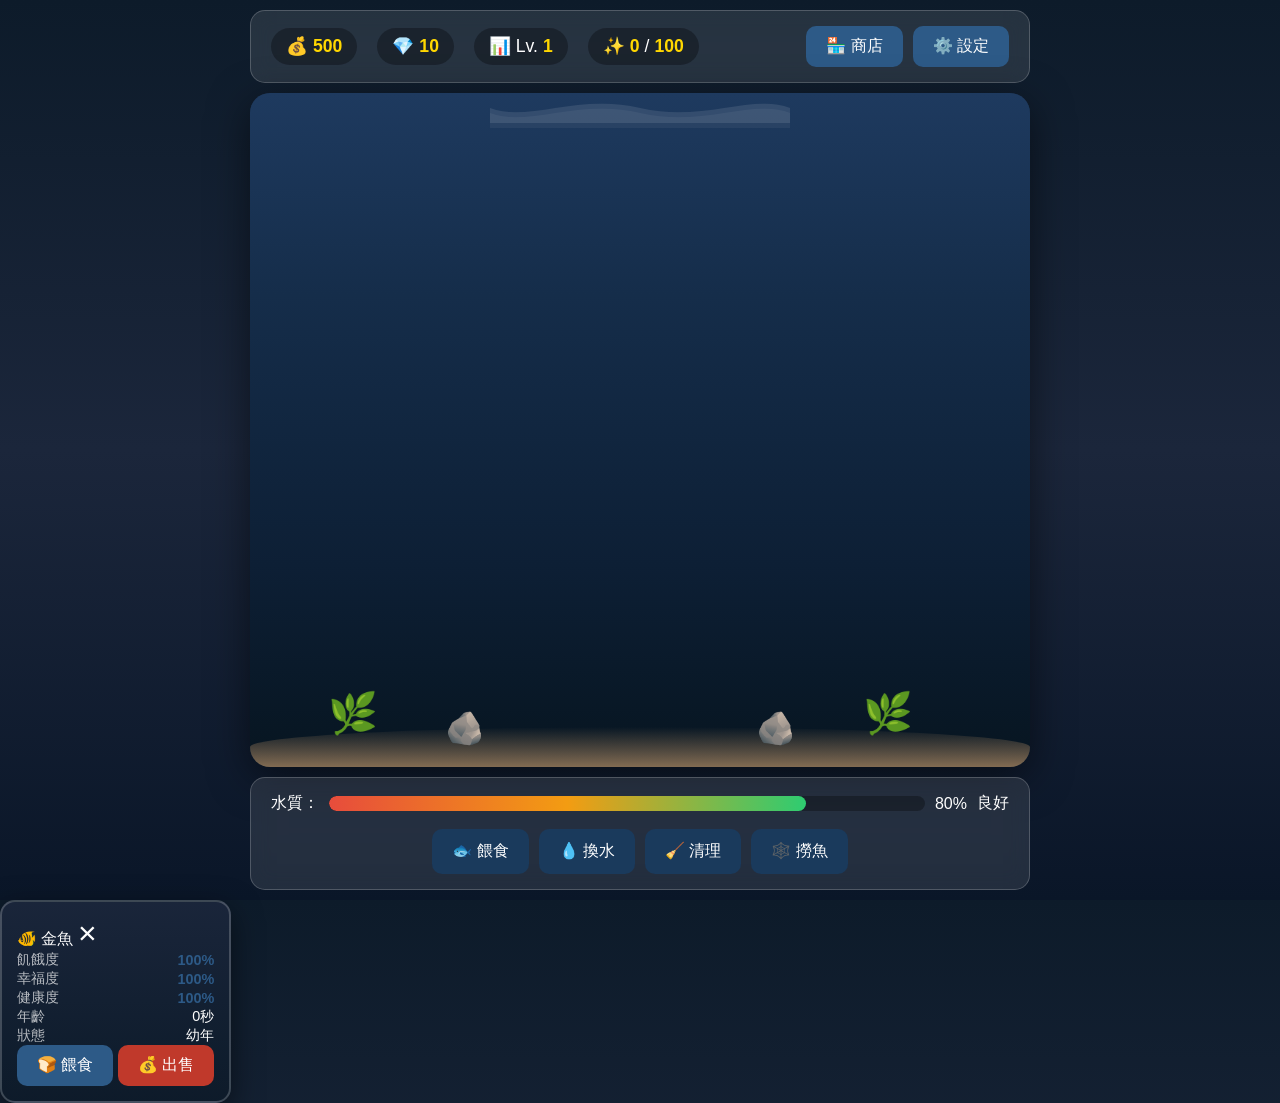
<file: index.html>
<!DOCTYPE html>
<html lang="zh-TW">
<head>
    <meta charset="UTF-8">
    <meta name="viewport" content="width=device-width, initial-scale=1.0">
    <title>AquaLife - 水族缸養魚遊戲</title>
    <link rel="stylesheet" href="css/style.css">
</head>
<body>
    <div class="game-container">
        <!-- 頂部狀態欄 -->
        <header class="status-bar">
            <div class="resources">
                <span class="resource" title="金幣">💰 <span id="coins">500</span></span>
                <span class="resource" title="珍珠">💎 <span id="pearls">10</span></span>
                <span class="resource" title="等級">📊 Lv.<span id="level">1</span></span>
                <span class="resource" title="經驗值">✨ <span id="exp">0</span>/<span id="exp-needed">100</span></span>
            </div>
            <div class="header-buttons">
                <button class="btn" id="shop-btn">🏪 商店</button>
                <button class="btn" id="settings-btn">⚙️ 設定</button>
            </div>
        </header>

        <!-- 水族箱區域 -->
        <main class="aquarium" id="aquarium">
            <div class="water">
                <!-- 水波效果 -->
                <div class="waves"></div>
                <div class="waves waves-2"></div>
                
                <!-- 魚群會在這裡動態生成 -->
                <div class="fish-container" id="fish-container"></div>
                
                <!-- 裝飾品 -->
                <div class="decorations" id="decorations">
                    <div class="decoration sand"></div>
                    <div class="decoration seaweed seaweed-1">🌿</div>
                    <div class="decoration seaweed seaweed-2">🌿</div>
                    <div class="decoration rock rock-1">🪨</div>
                    <div class="decoration rock rock-2">🪨</div>
                </div>
            </div>
        </main>

        <!-- 底部控制欄 -->
        <footer class="control-bar">
            <div class="water-quality">
                <span>水質：</span>
                <div class="quality-bar">
                    <div class="quality-fill" id="water-quality" style="width: 80%"></div>
                </div>
                <span id="water-quality-text">80%</span>
                <span class="quality-status" id="quality-status">良好</span>
            </div>
            <div class="actions">
                <button class="action-btn" id="feed-btn" title="餵食">🐟 餵食</button>
                <button class="action-btn" id="clean-btn" title="換水">💧 換水</button>
                <button class="action-btn" id="clear-btn" title="清理">🧹 清理</button>
                <button class="action-btn" id="sell-btn" title="撈魚">🕸️ 撈魚</button>
            </div>
        </footer>
    </div>

    <!-- 商店Modal -->
    <div class="modal" id="shop-modal">
        <div class="modal-content">
            <div class="modal-header">
                <h2>🏪 商店</h2>
                <button class="close-btn" id="close-shop">&times;</button>
            </div>
            <div class="shop-tabs">
                <button class="tab-btn active" data-tab="fish">🐟 魚類</button>
                <button class="tab-btn" data-tab="food">🍞 飼料</button>
                <button class="tab-btn" data-tab="decor">🎨 裝飾</button>
                <button class="tab-btn" data-tab="tank">🏠 魚缸</button>
            </div>
            <div class="shop-items" id="shop-items">
                <!-- 商品會在這裡動態生成 -->
            </div>
        </div>
    </div>

    <!-- 設定Modal -->
    <div class="modal" id="settings-modal">
        <div class="modal-content">
            <div class="modal-header">
                <h2>⚙️ 設定</h2>
                <button class="close-btn" id="close-settings">&times;</button>
            </div>
            <div class="settings-content">
                <div class="save-slots">
                    <h3>💾 存檔槽</h3>
                    <div class="slots-container">
                        <button class="slot-btn" data-slot="1">
                            <span class="slot-label">存檔 1</span>
                            <span class="slot-info" id="slot-1-info">空</span>
                        </button>
                        <button class="slot-btn" data-slot="2">
                            <span class="slot-label">存檔 2</span>
                            <span class="slot-info" id="slot-2-info">空</span>
                        </button>
                        <button class="slot-btn" data-slot="3">
                            <span class="slot-label">存檔 3</span>
                            <span class="slot-info" id="slot-3-info">空</span>
                        </button>
                    </div>
                </div>
                <div class="settings-buttons">
                    <button class="btn" id="save-game">💾 儲存到當前槽位</button>
                    <button class="btn" id="load-game">📂 從當前槽位載入</button>
                    <button class="btn btn-danger" id="reset-game">🗑️ 重置遊戲</button>
                </div>
                <div class="achievements-section">
                    <h3>🏆 成就</h3>
                    <div class="achievements-list" id="achievements-list">
                        <!-- 成就會在這裡動態生成 -->
                    </div>
                </div>
            </div>
        </div>
    </div>

    <!-- 訊息提示 -->
    <div class="toast" id="toast"></div>

    <!-- 魚類資訊面板 -->
    <div class="fish-info-panel" id="fish-info-panel">
        <div class="fish-info-header">
            <span class="fish-info-emoji" id="fish-info-emoji">🐠</span>
            <span class="fish-info-name" id="fish-info-name">金魚</span>
            <button class="close-btn" id="close-fish-info">&times;</button>
        </div>
        <div class="fish-info-stats">
            <div class="stat-row">
                <span class="stat-label">飢餓度</span>
                <div class="stat-bar">
                    <div class="stat-fill hunger" id="fish-info-hunger" style="width: 100%"></div>
                </div>
                <span class="stat-value" id="fish-info-hunger-val">100%</span>
            </div>
            <div class="stat-row">
                <span class="stat-label">幸福度</span>
                <div class="stat-bar">
                    <div class="stat-fill happiness" id="fish-info-happiness" style="width: 100%"></div>
                </div>
                <span class="stat-value" id="fish-info-happiness-val">100%</span>
            </div>
            <div class="stat-row">
                <span class="stat-label">健康度</span>
                <div class="stat-bar">
                    <div class="stat-fill health" id="fish-info-health" style="width: 100%"></div>
                </div>
                <span class="stat-value" id="fish-info-health-val">100%</span>
            </div>
            <div class="stat-row">
                <span class="stat-label">年齡</span>
                <span class="stat-text" id="fish-info-age">0秒</span>
            </div>
            <div class="stat-row">
                <span class="stat-label">狀態</span>
                <span class="stat-text" id="fish-info-status">幼年</span>
            </div>
        </div>
        <div class="fish-info-actions">
            <button class="btn" id="feed-single-fish">🍞 餵食</button>
            <button class="btn btn-danger" id="sell-single-fish">💰 出售</button>
        </div>
    </div>

    <script src="js/fish.js"></script>
    <script src="js/storage.js"></script>
    <script src="js/shop.js"></script>
    <script src="js/ui.js"></script>
    <script src="js/game.js"></script>
</body>
</html>
</file>
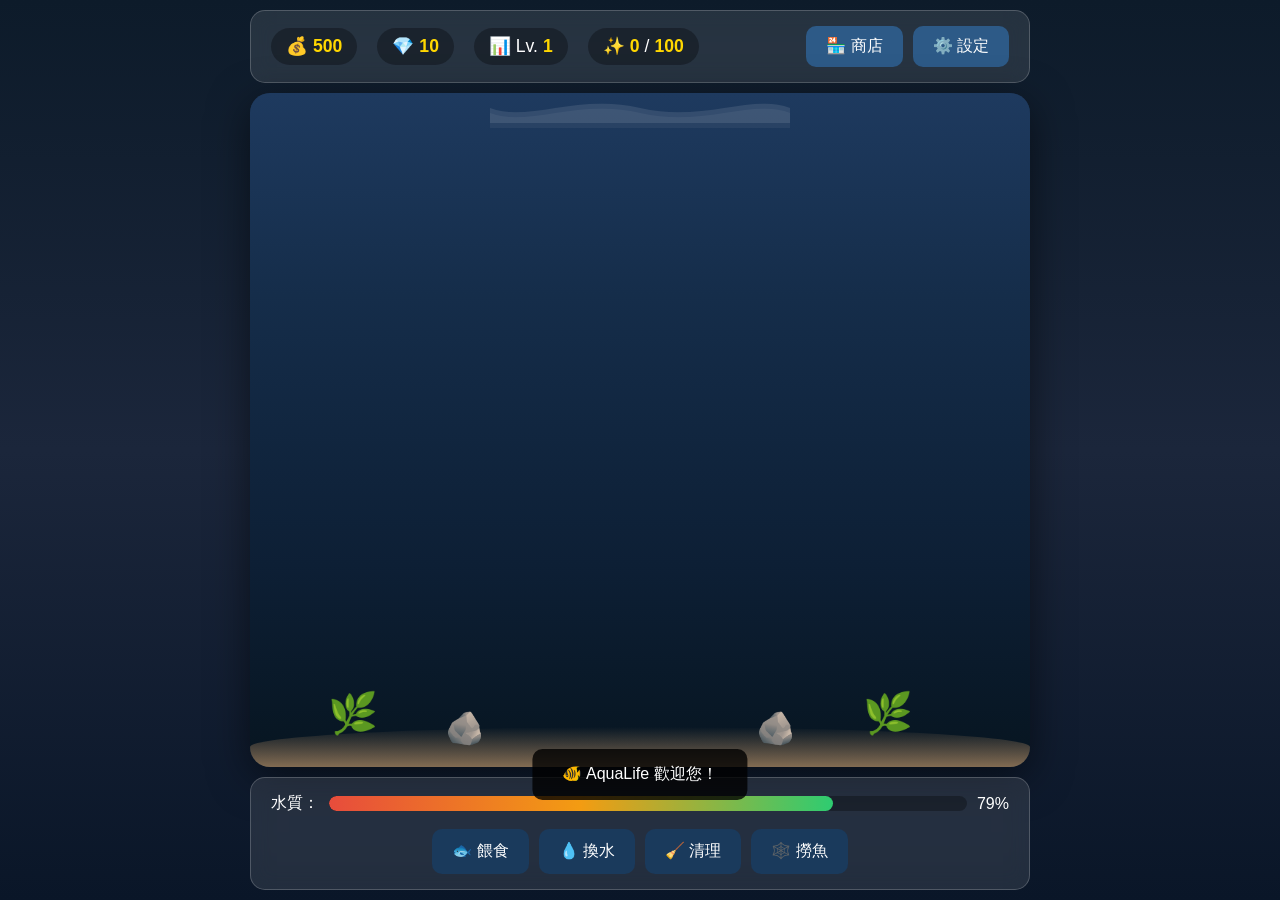
<file: aqualife/index.html>
<!DOCTYPE html>
<html lang="zh-TW">
<head>
    <meta charset="UTF-8">
    <meta name="viewport" content="width=device-width, initial-scale=1.0">
    <title>AquaLife - 水族缸養魚遊戲</title>
    <link rel="stylesheet" href="css/style.css">
</head>
<body>
    <div class="game-container">
        <!-- 頂部狀態欄 -->
        <header class="status-bar">
            <div class="resources">
                <span class="resource" title="金幣">💰 <span id="coins">500</span></span>
                <span class="resource" title="珍珠">💎 <span id="pearls">10</span></span>
                <span class="resource" title="等級">📊 Lv.<span id="level">1</span></span>
                <span class="resource" title="經驗值">✨ <span id="exp">0</span>/<span id="exp-needed">100</span></span>
            </div>
            <div class="header-buttons">
                <button class="btn" id="shop-btn">🏪 商店</button>
                <button class="btn" id="settings-btn">⚙️ 設定</button>
            </div>
        </header>

        <!-- 水族箱區域 -->
        <main class="aquarium" id="aquarium">
            <div class="water">
                <!-- 水波效果 -->
                <div class="waves"></div>
                <div class="waves waves-2"></div>
                
                <!-- 魚群會在這裡動態生成 -->
                <div class="fish-container" id="fish-container"></div>
                
                <!-- 裝飾品 -->
                <div class="decorations" id="decorations">
                    <div class="decoration sand"></div>
                    <div class="decoration seaweed seaweed-1">🌿</div>
                    <div class="decoration seaweed seaweed-2">🌿</div>
                    <div class="decoration rock rock-1">🪨</div>
                    <div class="decoration rock rock-2">🪨</div>
                </div>
            </div>
        </main>

        <!-- 底部控制欄 -->
        <footer class="control-bar">
            <div class="water-quality">
                <span>水質：</span>
                <div class="quality-bar">
                    <div class="quality-fill" id="water-quality" style="width: 80%"></div>
                </div>
                <span id="water-quality-text">80%</span>
            </div>
            <div class="actions">
                <button class="action-btn" id="feed-btn" title="餵食">🐟 餵食</button>
                <button class="action-btn" id="clean-btn" title="換水">💧 換水</button>
                <button class="action-btn" id="clear-btn" title="清理">🧹 清理</button>
                <button class="action-btn" id="sell-btn" title="撈魚">🕸️ 撈魚</button>
            </div>
        </footer>
    </div>

    <!-- 商店Modal -->
    <div class="modal" id="shop-modal">
        <div class="modal-content">
            <div class="modal-header">
                <h2>🏪 商店</h2>
                <button class="close-btn" id="close-shop">&times;</button>
            </div>
            <div class="shop-tabs">
                <button class="tab-btn active" data-tab="fish">🐟 魚類</button>
                <button class="tab-btn" data-tab="food">🍞 飼料</button>
                <button class="tab-btn" data-tab="decor">🎨 裝飾</button>
            </div>
            <div class="shop-items" id="shop-items">
                <!-- 商品會在這裡動態生成 -->
            </div>
        </div>
    </div>

    <!-- 設定Modal -->
    <div class="modal" id="settings-modal">
        <div class="modal-content">
            <div class="modal-header">
                <h2>⚙️ 設定</h2>
                <button class="close-btn" id="close-settings">&times;</button>
            </div>
            <div class="settings-content">
                <button class="btn" id="save-game">💾 儲存遊戲</button>
                <button class="btn" id="load-game">📂 讀取存檔</button>
                <button class="btn btn-danger" id="reset-game">🗑️ 重置遊戲</button>
            </div>
        </div>
    </div>

    <!-- 訊息提示 -->
    <div class="toast" id="toast"></div>

    <script src="js/fish.js"></script>
    <script src="js/storage.js"></script>
    <script src="js/shop.js"></script>
    <script src="js/ui.js"></script>
    <script src="js/game.js"></script>
</body>
</html>
</file>
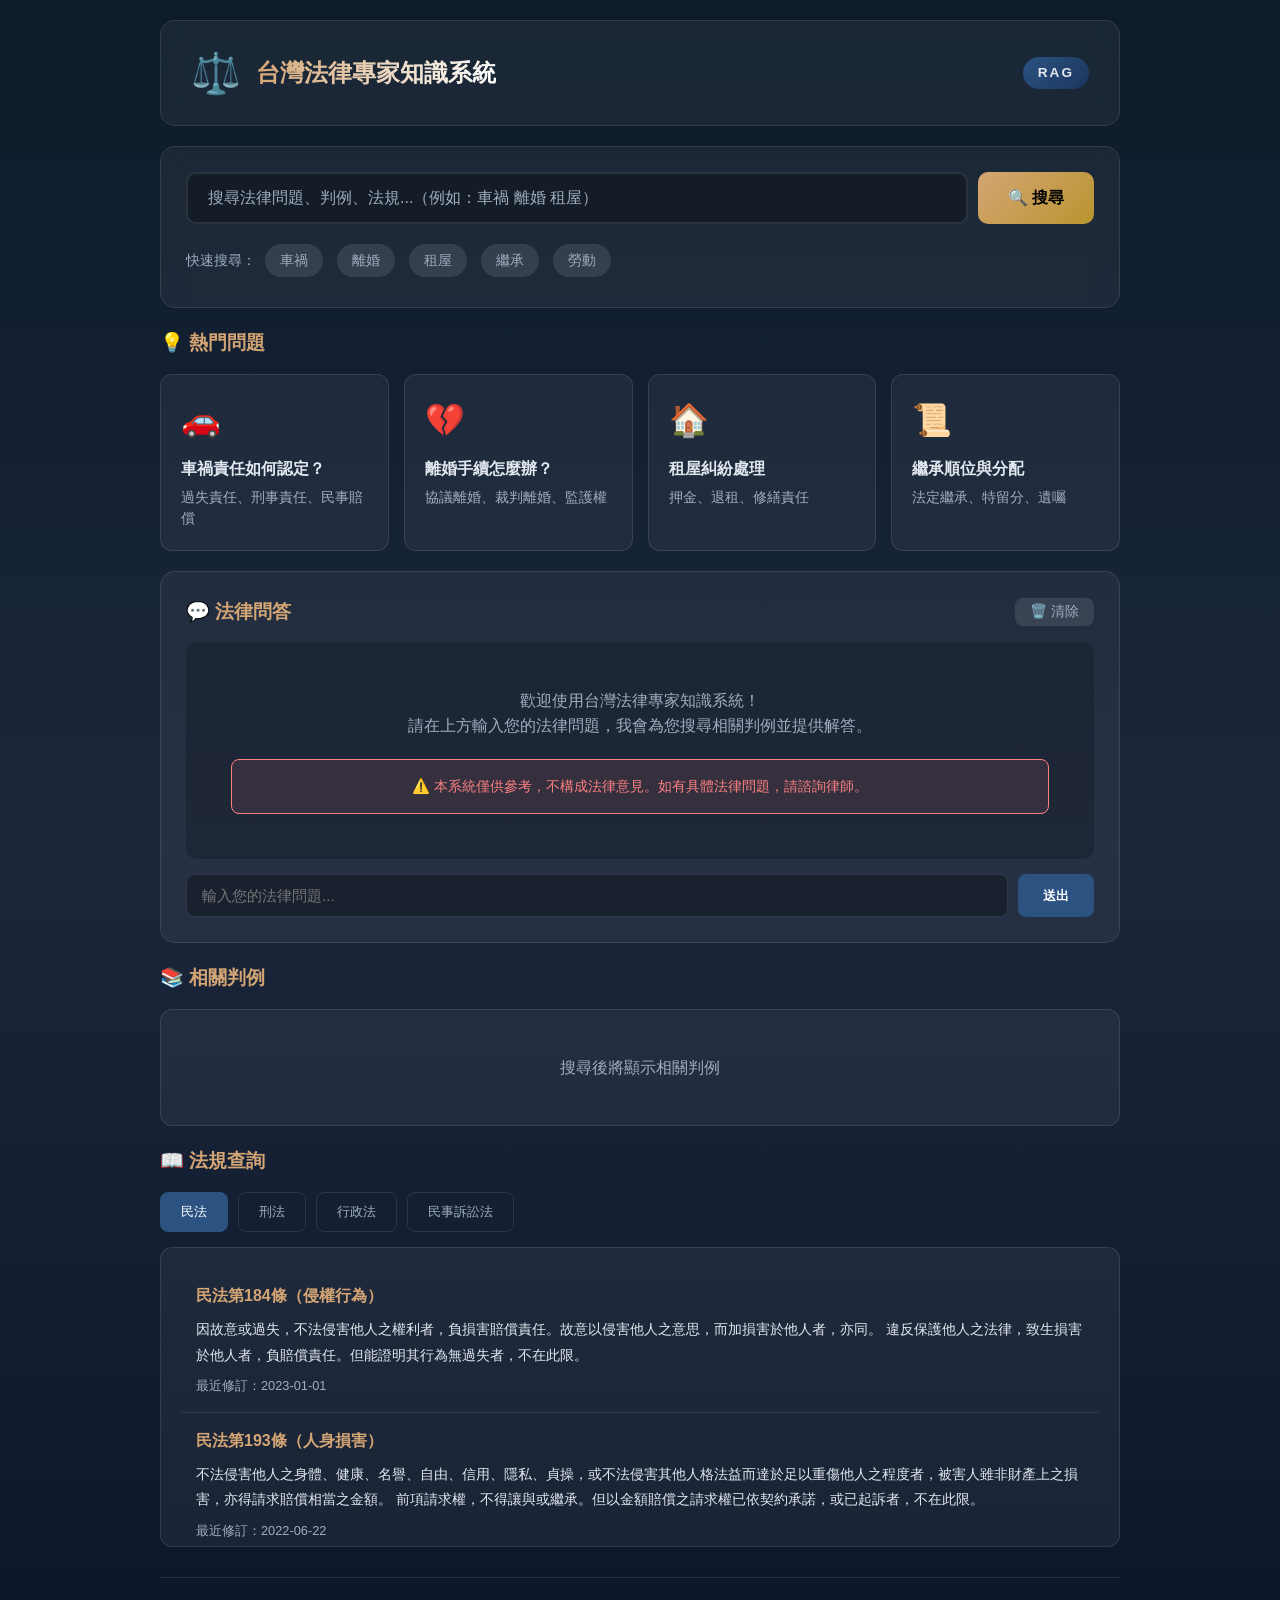
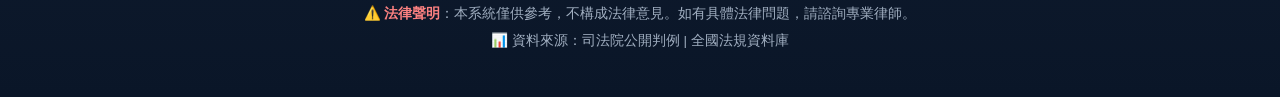
<file: legal-rag/index.html>
<!DOCTYPE html>
<html lang="zh-TW">
<head>
    <meta charset="UTF-8">
    <meta name="viewport" content="width=device-width, initial-scale=1.0">
    <title>⚖️ 台灣法律專家知識系統 | Legal-RAG</title>
    <link rel="stylesheet" href="css/style.css">
</head>
<body>
    <div class="container">
        <!-- 頂部標題 -->
        <header class="header">
            <div class="logo">
                <span class="logo-icon">⚖️</span>
                <h1>台灣法律專家知識系統</h1>
            </div>
            <div class="tag">RAG</div>
        </header>

        <!-- 搜尋區域 -->
        <section class="search-section">
            <div class="search-box">
                <input type="text" id="search-input" placeholder="搜尋法律問題、判例、法規...（例如：車禍 離婚 租屋）">
                <button id="search-btn" class="search-btn">🔍 搜尋</button>
            </div>
            <div class="search-tips">
                快速搜尋：
                <span class="tag-btn" data-query="車禍">車禍</span>
                <span class="tag-btn" data-query="離婚">離婚</span>
                <span class="tag-btn" data-query="租屋">租屋</span>
                <span class="tag-btn" data-query="繼承">繼承</span>
                <span class="tag-btn" data-query="勞動">勞動</span>
            </div>
        </section>

        <!-- 熱門問題 -->
        <section class="hot-topics">
            <h2>💡 熱門問題</h2>
            <div class="topics-grid">
                <div class="topic-card" data-query="車禍責任">
                    <div class="topic-icon">🚗</div>
                    <div class="topic-title">車禍責任如何認定？</div>
                    <div class="topic-desc">過失責任、刑事責任、民事賠償</div>
                </div>
                <div class="topic-card" data-query="離婚程序">
                    <div class="topic-icon">💔</div>
                    <div class="topic-title">離婚手續怎麼辦？</div>
                    <div class="topic-desc">協議離婚、裁判離婚、監護權</div>
                </div>
                <div class="topic-card" data-query="租屋糾紛">
                    <div class="topic-icon">🏠</div>
                    <div class="topic-title">租屋糾紛處理</div>
                    <div class="topic-desc">押金、退租、修繕責任</div>
                </div>
                <div class="topic-card" data-query="繼承順位">
                    <div class="topic-icon">📜</div>
                    <div class="topic-title">繼承順位與分配</div>
                    <div class="topic-desc">法定繼承、特留分、遺囑</div>
                </div>
            </div>
        </section>

        <!-- 問答區域 -->
        <section class="qa-section" id="qa-section">
            <div class="qa-header">
                <h2>💬 法律問答</h2>
                <button class="clear-btn" id="clear-chat">🗑️ 清除</button>
            </div>
            
            <div class="qa-history" id="qa-history">
                <!-- 問答紀錄會顯示在這裡 -->
                <div class="welcome-message">
                    <p>歡迎使用台灣法律專家知識系統！</p>
                    <p>請在上方輸入您的法律問題，我會為您搜尋相關判例並提供解答。</p>
                    <p class="disclaimer">⚠️ 本系統僅供參考，不構成法律意見。如有具體法律問題，請諮詢律師。</p>
                </div>
            </div>
            
            <div class="qa-input-area">
                <input type="text" id="qa-input" placeholder="輸入您的法律問題...">
                <button id="ask-btn">送出</button>
            </div>
        </section>

        <!-- 判例資料區 -->
        <section class="cases-section">
            <h2>📚 相關判例</h2>
            <div class="cases-list" id="cases-list">
                <div class="case-empty">搜尋後將顯示相關判例</div>
            </div>
        </section>

        <!-- 法規查詢 -->
        <section class="laws-section">
            <h2>📖 法規查詢</h2>
            <div class="laws-tabs">
                <button class="law-tab active" data-law="civil">民法</button>
                <button class="law-tab" data-law="criminal">刑法</button>
                <button class="law-tab" data-law="administrative">行政法</button>
                <button class="law-tab" data-law="civil-procedure">民事訴訟法</button>
            </div>
            <div class="laws-content" id="laws-content">
                <!-- 法規內容 -->
            </div>
        </section>

        <!-- 底部 -->
        <footer class="footer">
            <p>⚠️ <strong>法律聲明</strong>：本系統僅供參考，不構成法律意見。如有具體法律問題，請諮詢專業律師。</p>
            <p>📊 資料來源：司法院公開判例 | 全國法規資料庫</p>
        </footer>
    </div>

    <script src="js/data/cases.js"></script>
    <script src="js/data/laws.js"></script>
    <script src="js/search.js"></script>
    <script src="js/rag.js"></script>
    <script src="js/app.js"></script>
</body>
</html>
</file>
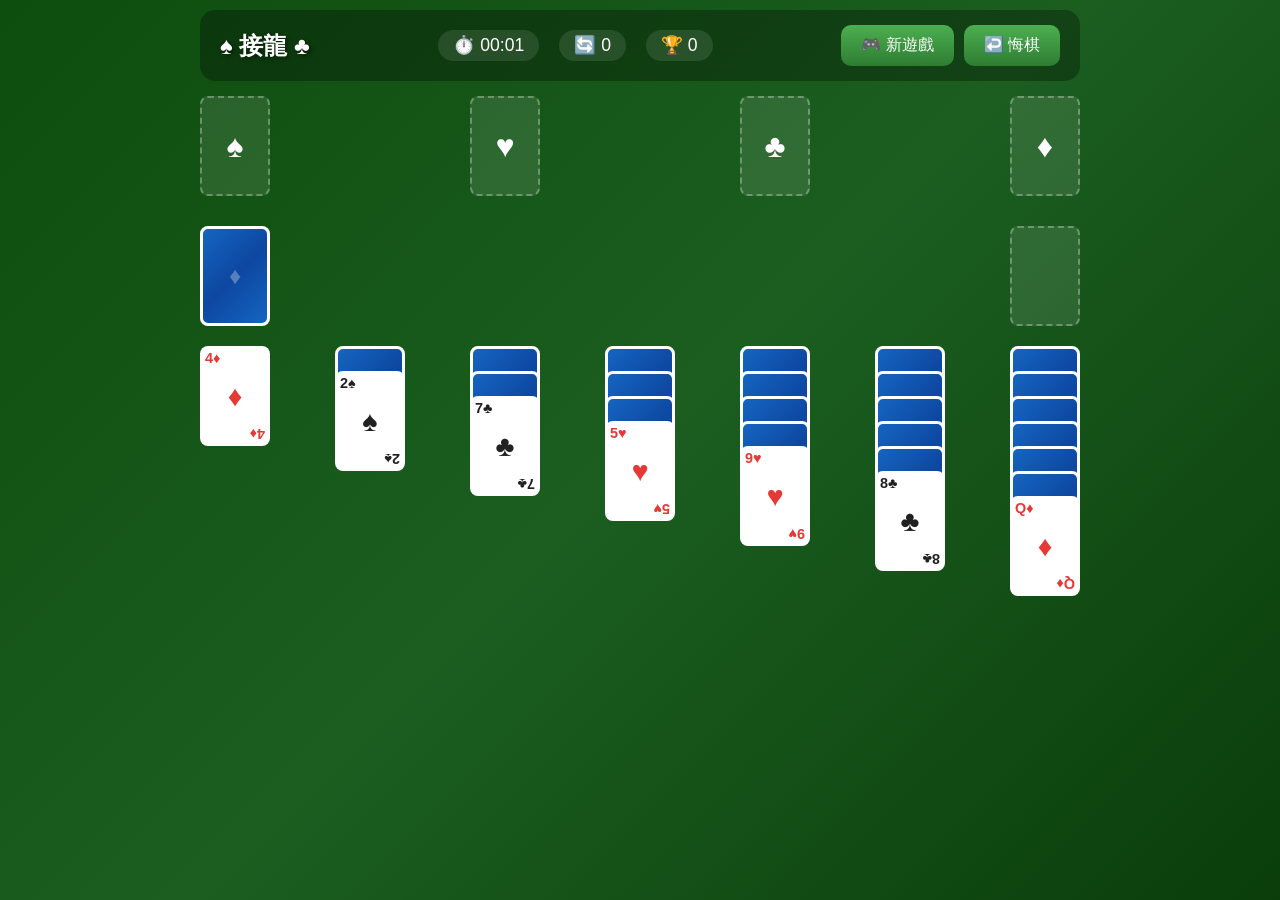
<file: solitaire/index.html>
<!DOCTYPE html>
<html lang="zh-TW">
<head>
    <meta charset="UTF-8">
    <meta name="viewport" content="width=device-width, initial-scale=1.0">
    <title>接龍 Solitaire</title>
    <link rel="stylesheet" href="css/style.css">
</head>
<body>
    <div class="game-container">
        <header class="game-header">
            <h1>♠️ 接龍 ♣️</h1>
            <div class="stats">
                <span class="stat">⏱️ <span id="timer">00:00</span></span>
                <span class="stat">🔄 <span id="moves">0</span></span>
                <span class="stat">🏆 <span id="score">0</span></span>
            </div>
            <div class="buttons">
                <button class="btn" onclick="newGame()">🎮 新遊戲</button>
                <button class="btn" onclick="undo()">↩️ 悔棋</button>
            </div>
        </header>

        <div class="game-area">
            <!-- 收牌區 -->
            <div class="foundations">
                <div class="foundation" id="foundation-0" data-suit="♠">♠</div>
                <div class="foundation" id="foundation-1" data-suit="♥">♥</div>
                <div class="foundation" id="foundation-2" data-suit="♣">♣</div>
                <div class="foundation" id="foundation-3" data-suit="♦">♦</div>
            </div>

            <!-- 牌堆與回收區 -->
            <div class="stock-area">
                <div class="stock" id="stock" onclick="drawCards()">
                    <div class="card back"></div>
                </div>
                <div class="waste" id="waste"></div>
            </div>

            <!-- 遊戲牌疊 -->
            <div class="tableau" id="tableau">
                <div class="pile" id="pile-0"></div>
                <div class="pile" id="pile-1"></div>
                <div class="pile" id="pile-2"></div>
                <div class="pile" id="pile-3"></div>
                <div class="pile" id="pile-4"></div>
                <div class="pile" id="pile-5"></div>
                <div class="pile" id="pile-6"></div>
            </div>
        </div>

        <!-- 勝利訊息 -->
        <div class="modal" id="win-modal">
            <div class="modal-content">
                <h2>🎉 恭喜過關！</h2>
                <p>用時：<span id="final-time"></span></p>
                <p>移動：<span id="final-moves"></span></p>
                <p>得分：<span id="final-score"></span></p>
                <button class="btn" onclick="newGame()">再玩一次</button>
            </div>
        </div>
    </div>

    <script src="js/game.js"></script>
</body>
</html>
</file>
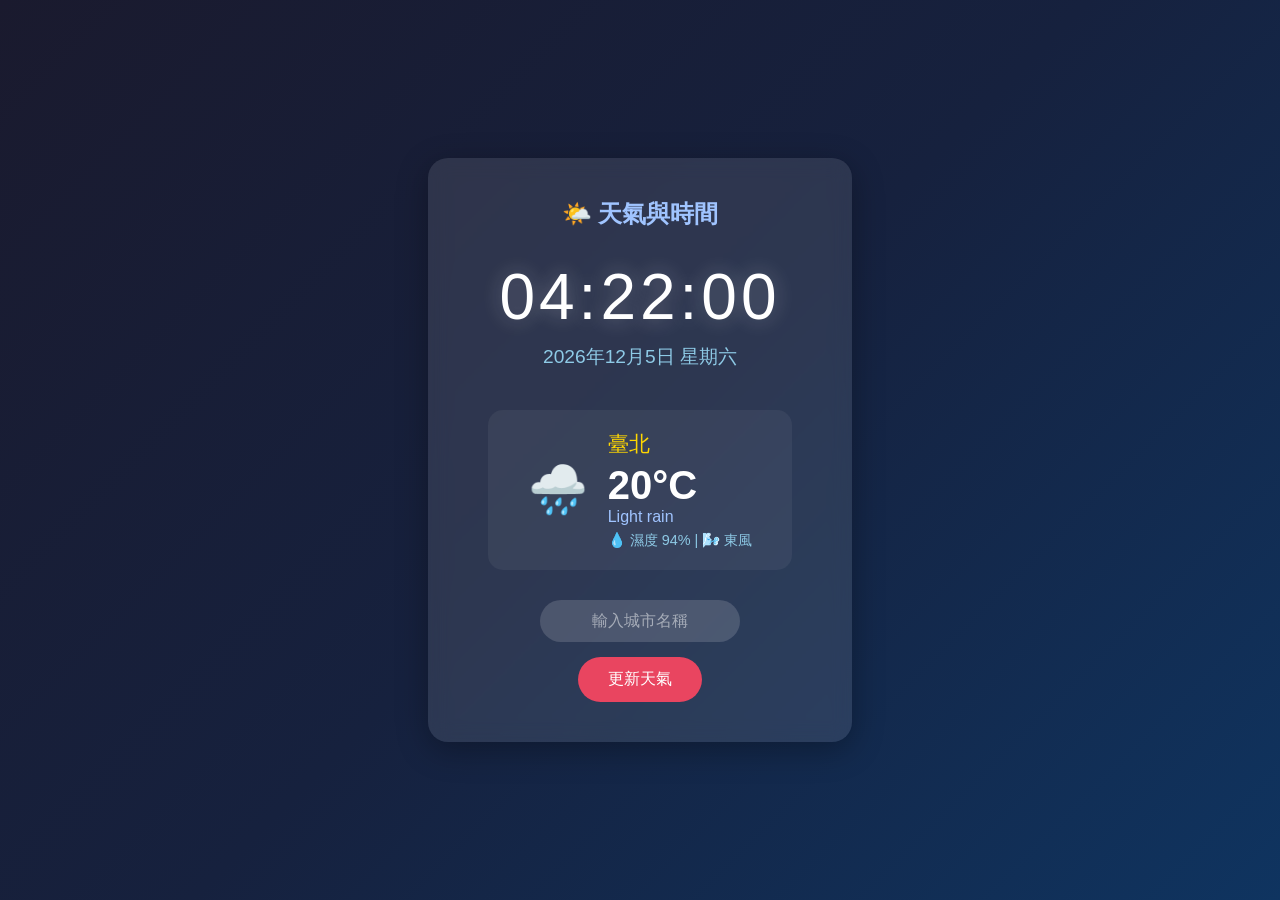
<file: weather-time.html>
<!DOCTYPE html>
<html lang="zh-TW">
<head>
    <meta charset="UTF-8">
    <meta name="viewport" content="width=device-width, initial-scale=1.0">
    <title>天氣與時間</title>
    <style>
        * {
            margin: 0;
            padding: 0;
            box-sizing: border-box;
        }
        body {
            font-family: 'Segoe UI', Tahoma, Geneva, Verdana, sans-serif;
            min-height: 100vh;
            display: flex;
            flex-direction: column;
            align-items: center;
            justify-content: center;
            background: linear-gradient(135deg, #1a1a2e 0%, #16213e 50%, #0f3460 100%);
            color: #fff;
            padding: 20px;
        }
        .container {
            text-align: center;
            background: rgba(255, 255, 255, 0.1);
            backdrop-filter: blur(10px);
            border-radius: 20px;
            padding: 40px 60px;
            box-shadow: 0 8px 32px rgba(0, 0, 0, 0.3);
        }
        h1 {
            font-size: 1.5rem;
            margin-bottom: 30px;
            color: #a0c4ff;
        }
        .time {
            font-size: 4rem;
            font-weight: 300;
            letter-spacing: 4px;
            margin-bottom: 10px;
            text-shadow: 0 0 20px rgba(255, 255, 255, 0.3);
        }
        .date {
            font-size: 1.2rem;
            color: #8ecae6;
            margin-bottom: 40px;
        }
        .weather {
            display: flex;
            align-items: center;
            justify-content: center;
            gap: 20px;
            background: rgba(255, 255, 255, 0.05);
            padding: 20px 40px;
            border-radius: 15px;
        }
        .weather-icon {
            font-size: 3rem;
        }
        .weather-info {
            text-align: left;
        }
        .weather-location {
            font-size: 1.3rem;
            color: #ffd700;
            margin-bottom: 5px;
        }
        .weather-temp {
            font-size: 2.5rem;
            font-weight: bold;
        }
        .weather-desc {
            font-size: 1rem;
            color: #a0c4ff;
        }
        .weather-details {
            font-size: 0.9rem;
            color: #8ecae6;
            margin-top: 5px;
        }
        input {
            margin-top: 30px;
            padding: 12px 20px;
            font-size: 1rem;
            border: none;
            border-radius: 25px;
            background: rgba(255, 255, 255, 0.15);
            color: #fff;
            outline: none;
            width: 200px;
            text-align: center;
        }
        input::placeholder {
            color: rgba(255, 255, 255, 0.5);
        }
        button {
            margin-top: 15px;
            padding: 12px 30px;
            font-size: 1rem;
            border: none;
            border-radius: 25px;
            background: #e94560;
            color: #fff;
            cursor:: transform 0 pointer;
            transition.2s, box-shadow 0.2s;
        }
        button:hover {
            transform: translateY(-2px);
            box-shadow: 0 5px 20px rgba(233, 69, 96, 0.4);
        }
    </style>
</head>
<body>
    <div class="container">
        <h1>🌤️ 天氣與時間</h1>
        <div class="time" id="time">--:--:--</div>
        <div class="date" id="date">載入中...</div>
        
        <div class="weather">
            <div class="weather-icon" id="weatherIcon">🌧️</div>
            <div class="weather-info">
                <div class="weather-location" id="location">臺北</div>
                <div class="weather-temp" id="temp">20°C</div>
                <div class="weather-desc" id="desc">Light rain</div>
                <div class="weather-details" id="details">💧 濕度 94% | 🌬️ 東風</div>
            </div>
        </div>

        <input type="text" id="cityInput" placeholder="輸入城市名稱">
        <br>
        <button onclick="updateWeather()">更新天氣</button>
    </div>

    <script>
        // 時間更新
        function updateTime() {
            const now = new Date();
            const hours = String(now.getHours()).padStart(2, '0');
            const minutes = String(now.getMinutes()).padStart(2, '0');
            const seconds = String(now.getSeconds()).padStart(2, '0');
            document.getElementById('time').textContent = `${hours}:${minutes}:${seconds}`;
            
            const options = { year: 'numeric', month: 'long', day: 'numeric', weekday: 'long' };
            document.getElementById('date').textContent = now.toLocaleDateString('zh-TW', options);
        }
        
        setInterval(updateTime, 1000);
        updateTime();

        // 天氣圖示映射
        function getWeatherIcon(code) {
            const iconMap = {
                '113': '☀️', // Sunny
                '116': '⛅', // Partly cloudy
                '119': '☁️', // Cloudy
                '122': '☁️', // Overcast
                '176': '🌧️', // Patchy rain
                '179': '🌨️', // Patchy snow
                '182': '🌨️', // Patchy sleet
                '185': '🌨️', // Patchy freezing fog
                '200': '⛈️', // Thundery outbreaks
                '227': '🌨️', // Blowing snow
                '230': '❄️', // Blizzard
                '248': '🌫️', // Fog
                '260': '🌫️', // Freezing fog
                '263': '🌧️', // Patchy light drizzle
                '266': '🌧️', // Light drizzle
                '281': '🌨️', // Freezing drizzle
                '284': '🌨️', // Heavy freezing drizzle
                '293': '🌧️', // Patchy light rain
                '296': '🌧️', // Light rain
                '299': '🌧️', // Moderate rain
                '302': '🌧️', // Heavy rain
                '305': '🌧️', // Heavy rain
                '308': '⛈️', // Torrential rain
                '311': '🌧️', // Light freezing rain
                '314': '🌧️', // Moderate/freezing rain
                '317': '🌨️', // Light sleet
                '320': '🌨️', // Moderate/heavy sleet
                '323': '🌨️', // Patchy light snow
                '326': '🌨️', // Light snow
                '329': '❄️', // Moderate snow
                '332': '❄️', // Heavy snow
                '335': '❄️', // Patchy heavy snow
                '338': '❄️', // Heavy snow
                '350': '🌨️', // Ice pellets
                '353': '🌧️', // Light rain shower
                '356': '🌧️', // Moderate/heavy rain shower
                '359': '🌧️', // Torrential rain shower
                '362': '🌨️', // Light sleet showers
                '365': '🌨️', // Moderate/heavy sleet showers
                '368': '🌨️', // Light snow showers
                '371': '❄️', // Heavy snow showers
                '377': '🌨️', // Thundery outbreaks
                '389': '⛈️', // Moderate/heavy rain with thunder
                '394': '⛈️'  // Light snow with thunder
            };
            return iconMap[code] || '🌤️';
        }

        // 天氣更新
        async function updateWeather() {
            const city = document.getElementById('cityInput').value || '臺北';
            try {
                const response = await fetch(`https://wttr.in/${encodeURIComponent(city)}?format=j1`);
                const data = await response.json();
                const current = data.current_condition[0];
                
                document.getElementById('location').textContent = data.nearest_area[0].areaName[0].value;
                document.getElementById('temp').textContent = `${current.temp_C}°C`;
                document.getElementById('desc').textContent = current.weatherDesc[0].value;
                document.getElementById('weatherIcon').textContent = getWeatherIcon(current.weatherCode);
                document.getElementById('details').textContent = 
                    `💧 濕度 ${current.humidity}% | 🌬️ ${current.windspeedKM}km/h`;
            } catch (e) {
                alert('無法獲取天氣資料，請檢查城市名稱');
            }
        }

        // Enter 鍵觸發
        document.getElementById('cityInput').addEventListener('keypress', function(e) {
            if (e.key === 'Enter') updateWeather();
        });
    </script>
</body>
</html>
</file>
<file: css/style.css>
/* AquaLife - 寫實風水族缸樣式 */

:root {
    --deep-blue: #0a1628;
    --ocean-blue: #1a3a5c;
    --light-blue: #2d5a87;
    --sand: #d4a574;
    --coral: #ff6b6b;
    --gold: #ffd700;
    --glass-bg: rgba(255, 255, 255, 0.1);
    --glass-border: rgba(255, 255, 255, 0.2);
}

* {
    margin: 0;
    padding: 0;
    box-sizing: border-box;
}

body {
    font-family: 'Segoe UI', 'Microsoft JhengHei', sans-serif;
    background: linear-gradient(180deg, #0d1b2a 0%, #1b263b 50%, #0a1628 100%);
    min-height: 100vh;
    color: #fff;
    overflow: hidden;
}

.game-container {
    max-width: 800px;
    margin: 0 auto;
    height: 100vh;
    display: flex;
    flex-direction: column;
    padding: 10px;
}

/* 頂部狀態欄 */
.status-bar {
    display: flex;
    justify-content: space-between;
    align-items: center;
    padding: 15px 20px;
    background: var(--glass-bg);
    backdrop-filter: blur(10px);
    border: 1px solid var(--glass-border);
    border-radius: 15px;
    margin-bottom: 10px;
}

.resources {
    display: flex;
    gap: 20px;
    flex-wrap: wrap;
}

.resource {
    font-size: 1.1rem;
    padding: 8px 15px;
    background: rgba(0, 0, 0, 0.3);
    border-radius: 20px;
    display: flex;
    align-items: center;
    gap: 5px;
}

.resource span {
    font-weight: bold;
    color: var(--gold);
}

.header-buttons {
    display: flex;
    gap: 10px;
}

.btn {
    padding: 10px 20px;
    border: none;
    border-radius: 10px;
    background: var(--light-blue);
    color: #fff;
    cursor: pointer;
    font-size: 1rem;
    transition: all 0.3s;
}

.btn:hover {
    background: var(--ocean-blue);
    transform: translateY(-2px);
    box-shadow: 0 5px 15px rgba(0, 0, 0, 0.3);
}

.btn-danger {
    background: #c0392b;
}

.btn-danger:hover {
    background: #a93226;
}

/* 水族箱 */
.aquarium {
    flex: 1;
    border-radius: 20px;
    overflow: hidden;
    position: relative;
    box-shadow: 0 10px 40px rgba(0, 0, 0, 0.5), 
                inset 0 0 100px rgba(45, 90, 135, 0.3);
}

.water {
    width: 100%;
    height: 100%;
    background: linear-gradient(180deg, 
        #1e3a5f 0%, 
        #152d4a 30%, 
        #0d1f35 70%, 
        #071520 100%);
    position: relative;
    overflow: hidden;
}

/* 水波動畫 */
.waves {
    position: absolute;
    top: 0;
    left: 0;
    width: 200%;
    height: 30px;
    background: url('data:image/svg+xml,<svg xmlns="http://www.w3.org/2000/svg" viewBox="0 0 1200 120"><path fill="rgba(255,255,255,0.1)" d="M0,60 C150,120 350,0 600,60 C850,120 1050,0 1200,60 L1200,120 L0,120 Z"/></svg>');
    background-size: 50% 100%;
    animation: waves 8s linear infinite;
}

.waves-2 {
    top: 5px;
    opacity: 0.5;
    animation: waves 12s linear infinite reverse;
}

@keyframes waves {
    0% { transform: translateX(0); }
    100% { transform: translateX(-50%); }
}

/* 魚群容器 */
.fish-container {
    position: absolute;
    width: 100%;
    height: 100%;
    top: 0;
    left: 0;
}

/* 魚 */
.fish {
    position: absolute;
    font-size: 2rem;
    transition: transform 0.5s ease;
    animation: swim 10s ease-in-out infinite;
    cursor: pointer;
    filter: drop-shadow(2px 4px 6px rgba(0, 0, 0, 0.4));
}

.fish:hover {
    transform: scale(1.2);
}

.fish.eating {
    animation: eat 0.5s ease-in-out;
}

.fish.dying {
    animation: die 2s ease-out forwards;
    opacity: 0.5;
    filter: grayscale(1);
}

@keyframes swim {
    0%, 100% { transform: translateX(0) scaleX(1); }
    25% { transform: translateX(20px) translateY(-10px) scaleX(1); }
    50% { transform: translateX(40px) translateY(5px) scaleX(1); }
    75% { transform: translateX(20px) translateY(-5px) scaleX(1); }
}

.fish.swim-left {
    animation-direction: reverse;
    transform: scaleX(-1);
}

@keyframes eat {
    0%, 100% { transform: scale(1); }
    50% { transform: scale(1.3); }
}

@keyframes die {
    0% { opacity: 1; transform: translateY(0) rotate(0deg); }
    100% { opacity: 0; transform: translateY(50px) rotate(90deg); }
}

/* 裝飾品 */
.decorations {
    position: absolute;
    bottom: 0;
    width: 100%;
    height: 100%;
    pointer-events: none;
}

.decoration {
    position: absolute;
    pointer-events: none;
}

.sand {
    bottom: 0;
    width: 100%;
    height: 40px;
    background: linear-gradient(180deg, transparent, rgba(212, 165, 116, 0.6));
    border-radius: 50% 50% 0 0 / 20px 20px 0 0;
}

.seaweed {
    font-size: 2.5rem;
    bottom: 30px;
    animation: sway 3s ease-in-out infinite;
}

.seaweed-1 { left: 10%; animation-delay: 0s; }
.seaweed-2 { right: 15%; animation-delay: 1s; }

@keyframes sway {
    0%, 100% { transform: rotate(-5deg); }
    50% { transform: rotate(5deg); }
}

.rock {
    font-size: 2rem;
    bottom: 20px;
}

.rock-1 { left: 25%; }
.rock-2 { right: 30%; }

/* 底部控制欄 */
.control-bar {
    padding: 15px 20px;
    background: var(--glass-bg);
    backdrop-filter: blur(10px);
    border: 1px solid var(--glass-border);
    border-radius: 15px;
    margin-top: 10px;
}

.water-quality {
    display: flex;
    align-items: center;
    gap: 10px;
    margin-bottom: 15px;
}

.quality-bar {
    flex: 1;
    height: 15px;
    background: rgba(0, 0, 0, 0.3);
    border-radius: 10px;
    overflow: hidden;
}

.quality-fill {
    height: 100%;
    background: linear-gradient(90deg, #e74c3c, #f39c12, #2ecc71);
    border-radius: 10px;
    transition: width 0.5s ease;
}

.actions {
    display: flex;
    gap: 10px;
    justify-content: center;
    flex-wrap: wrap;
}

.action-btn {
    padding: 12px 20px;
    border: none;
    border-radius: 10px;
    background: var(--ocean-blue);
    color: #fff;
    cursor: pointer;
    font-size: 1rem;
    transition: all 0.3s;
}

.action-btn:hover {
    background: var(--light-blue);
    transform: translateY(-2px);
}

.action-btn:active {
    transform: translateY(0);
}

/* Modal */
.modal {
    display: none;
    position: fixed;
    top: 0;
    left: 0;
    width: 100%;
    height: 100%;
    background: rgba(0, 0, 0, 0.7);
    z-index: 1000;
    align-items: center;
    justify-content: center;
}

.modal.show {
    display: flex;
}

.modal-content {
    background: linear-gradient(180deg, #1b263b 0%, #0d1b2a 100%);
    border-radius: 20px;
    padding: 20px;
    width: 90%;
    max-width: 600px;
    max-height: 80vh;
    overflow-y: auto;
    border: 1px solid var(--glass-border);
}

.modal-header {
    display: flex;
    justify-content: space-between;
    align-items: center;
    margin-bottom: 20px;
    padding-bottom: 10px;
    border-bottom: 1px solid var(--glass-border);
}

.close-btn {
    background: none;
    border: none;
    color: #fff;
    font-size: 2rem;
    cursor: pointer;
    line-height: 1;
}

.close-btn:hover {
    color: var(--coral);
}

/* 商店 */
.shop-tabs {
    display: flex;
    gap: 10px;
    margin-bottom: 20px;
}

.tab-btn {
    flex: 1;
    padding: 10px;
    border: none;
    border-radius: 10px;
    background: var(--ocean-blue);
    color: #fff;
    cursor: pointer;
    transition: all 0.3s;
}

.tab-btn.active {
    background: var(--light-blue);
    box-shadow: 0 0 10px rgba(45, 90, 135, 0.5);
}

.shop-items {
    display: grid;
    grid-template-columns: repeat(auto-fill, minmax(150px, 1fr));
    gap: 15px;
}

.shop-item {
    background: rgba(0, 0, 0, 0.3);
    border-radius: 15px;
    padding: 15px;
    text-align: center;
    transition: all 0.3s;
}

.shop-item:hover {
    transform: translateY(-5px);
    box-shadow: 0 5px 20px rgba(0, 0, 0, 0.3);
}

.shop-item .icon {
    font-size: 2.5rem;
    margin-bottom: 10px;
}

.shop-item .name {
    font-weight: bold;
    margin-bottom: 5px;
}

.shop-item .price {
    color: var(--gold);
    margin-bottom: 10px;
}

.shop-item .buy-btn {
    width: 100%;
    padding: 8px;
    border: none;
    border-radius: 8px;
    background: var(--light-blue);
    color: #fff;
    cursor: pointer;
    transition: all 0.3s;
}

.shop-item .buy-btn:hover {
    background: var(--ocean-blue);
}

.shop-item .buy-btn:disabled {
    background: #555;
    cursor: not-allowed;
}

/* 存檔槽 */
.save-slots {
    display: flex;
    flex-direction: column;
    gap: 15px;
}

.slots-container {
    display: flex;
    flex-direction: column;
    gap: 10px;
}

.slot-btn {
    display: flex;
    align-items: center;
    justify-content: space-between;
    padding: 15px 20px;
    background: rgba(0, 0, 0, 0.3);
    border: 2px solid var(--glass-border);
    border-radius: 12px;
    color: #fff;
    cursor: pointer;
    transition: all 0.3s;
}

.slot-btn:hover {
    background: rgba(45, 90, 135, 0.3);
    border-color: var(--light-blue);
    transform: translateY(-2px);
}

.slot-btn.empty {
    border-style: dashed;
    opacity: 0.7;
}

.slot-btn.empty:hover {
    opacity: 1;
}

.slot-info {
    display: flex;
    flex-direction: column;
    gap: 5px;
}

.slot-name {
    font-weight: bold;
    font-size: 1.1rem;
}

.slot-date {
    font-size: 0.85rem;
    color: rgba(255, 255, 255, 0.6);
}

.slot-actions {
    display: flex;
    gap: 8px;
}

.slot-actions button {
    padding: 8px 12px;
    border: none;
    border-radius: 8px;
    background: var(--ocean-blue);
    color: #fff;
    cursor: pointer;
    transition: all 0.3s;
}

.slot-actions button:hover {
    background: var(--light-blue);
}

.slot-actions .delete-btn {
    background: #c0392b;
}

.slot-actions .delete-btn:hover {
    background: #a93226;
}

/* 成就系統 */
.achievements-section {
    display: flex;
    flex-direction: column;
    gap: 15px;
}

.achievement-item {
    display: flex;
    align-items: center;
    gap: 15px;
    padding: 15px;
    background: rgba(0, 0, 0, 0.3);
    border: 2px solid var(--glass-border);
    border-radius: 12px;
    transition: all 0.3s;
}

.achievement-item.unlocked {
    border-color: var(--gold);
    background: rgba(255, 215, 0, 0.1);
}

.achievement-item.locked {
    opacity: 0.5;
    filter: grayscale(0.8);
}

.achievement-item:hover {
    transform: translateY(-2px);
    box-shadow: 0 5px 20px rgba(0, 0, 0, 0.3);
}

.achievement-icon {
    font-size: 2.5rem;
    min-width: 50px;
    text-align: center;
}

.achievement-info {
    flex: 1;
}

.achievement-name {
    font-weight: bold;
    font-size: 1.1rem;
    margin-bottom: 5px;
}

.achievement-desc {
    font-size: 0.9rem;
    color: rgba(255, 255, 255, 0.7);
}

.achievement-progress {
    margin-top: 8px;
    height: 8px;
    background: rgba(0, 0, 0, 0.3);
    border-radius: 4px;
    overflow: hidden;
}

.achievement-progress-fill {
    height: 100%;
    background: linear-gradient(90deg, var(--ocean-blue), var(--light-blue));
    border-radius: 4px;
    transition: width 0.5s ease;
}

.achievement-item.unlocked .achievement-progress-fill {
    background: linear-gradient(90deg, #f39c12, var(--gold));
}

/* 魚類資訊面板 */
.fish-info-panel {
    position: absolute;
    background: linear-gradient(180deg, rgba(27, 38, 59, 0.95) 0%, rgba(13, 27, 42, 0.95) 100%);
    border: 2px solid var(--glass-border);
    border-radius: 15px;
    padding: 15px;
    min-width: 200px;
    box-shadow: 0 10px 30px rgba(0, 0, 0, 0.5);
    z-index: 100;
    animation: fadeIn 0.3s ease;
}

@keyframes fadeIn {
    from { opacity: 0; transform: translateY(-10px); }
    to { opacity: 1; transform: translateY(0); }
}

.fish-info-panel .fish-header {
    display: flex;
    align-items: center;
    gap: 10px;
    margin-bottom: 12px;
    padding-bottom: 10px;
    border-bottom: 1px solid var(--glass-border);
}

.fish-info-panel .fish-icon {
    font-size: 2rem;
}

.fish-info-panel .fish-name {
    font-size: 1.2rem;
    font-weight: bold;
    color: var(--gold);
}

.fish-info-panel .fish-level {
    font-size: 0.85rem;
    color: rgba(255, 255, 255, 0.6);
    margin-left: auto;
}

.fish-info-panel .fish-stats {
    display: flex;
    flex-direction: column;
    gap: 8px;
}

.fish-info-panel .stat-row {
    display: flex;
    justify-content: space-between;
    align-items: center;
    font-size: 0.9rem;
}

.fish-info-panel .stat-label {
    color: rgba(255, 255, 255, 0.7);
}

.fish-info-panel .stat-value {
    font-weight: bold;
    color: var(--light-blue);
}

.fish-info-panel .stat-value.health {
    color: #2ecc71;
}

.fish-info-panel .stat-value.hunger {
    color: #f39c12;
}

.fish-info-panel .stat-value.happiness {
    color: #e91e63;
}

.fish-info-panel .fish-actions {
    display: flex;
    gap: 8px;
    margin-top: 12px;
    padding-top: 10px;
    border-top: 1px solid var(--glass-border);
}

.fish-info-panel .fish-actions button {
    flex: 1;
    padding: 8px;
    border: none;
    border-radius: 8px;
    background: var(--ocean-blue);
    color: #fff;
    cursor: pointer;
    font-size: 0.85rem;
    transition: all 0.3s;
}

.fish-info-panel .fish-actions button:hover {
    background: var(--light-blue);
}

.fish-info-panel .close-info {
    position: absolute;
    top: 10px;
    right: 10px;
    background: none;
    border: none;
    color: rgba(255, 255, 255, 0.5);
    font-size: 1.2rem;
    cursor: pointer;
    line-height: 1;
}

.fish-info-panel .close-info:hover {
    color: var(--coral);
}

/* 設定 */
.settings-content {
    display: flex;
    flex-direction: column;
    gap: 15px;
}

/* 訊息提示 */
.toast {
    position: fixed;
    bottom: 100px;
    left: 50%;
    transform: translateX(-50%);
    background: rgba(0, 0, 0, 0.8);
    color: #fff;
    padding: 15px 30px;
    border-radius: 10px;
    opacity: 0;
    transition: opacity 0.3s;
    z-index: 2000;
}

.toast.show {
    opacity: 1;
}

/* 響應式 */
@media (max-width: 600px) {
    .status-bar {
        flex-direction: column;
        gap: 10px;
    }
    
    .resources {
        justify-content: center;
    }
    
    .action-btn {
        padding: 10px 15px;
        font-size: 0.9rem;
    }
    
    .fish {
        font-size: 1.5rem;
    }
}
</file>
<file: aqualife/css/style.css>
/* AquaLife - 寫實風水族缸樣式 */

:root {
    --deep-blue: #0a1628;
    --ocean-blue: #1a3a5c;
    --light-blue: #2d5a87;
    --sand: #d4a574;
    --coral: #ff6b6b;
    --gold: #ffd700;
    --glass-bg: rgba(255, 255, 255, 0.1);
    --glass-border: rgba(255, 255, 255, 0.2);
}

* {
    margin: 0;
    padding: 0;
    box-sizing: border-box;
}

body {
    font-family: 'Segoe UI', 'Microsoft JhengHei', sans-serif;
    background: linear-gradient(180deg, #0d1b2a 0%, #1b263b 50%, #0a1628 100%);
    min-height: 100vh;
    color: #fff;
    overflow: hidden;
}

.game-container {
    max-width: 800px;
    margin: 0 auto;
    height: 100vh;
    display: flex;
    flex-direction: column;
    padding: 10px;
}

/* 頂部狀態欄 */
.status-bar {
    display: flex;
    justify-content: space-between;
    align-items: center;
    padding: 15px 20px;
    background: var(--glass-bg);
    backdrop-filter: blur(10px);
    border: 1px solid var(--glass-border);
    border-radius: 15px;
    margin-bottom: 10px;
}

.resources {
    display: flex;
    gap: 20px;
    flex-wrap: wrap;
}

.resource {
    font-size: 1.1rem;
    padding: 8px 15px;
    background: rgba(0, 0, 0, 0.3);
    border-radius: 20px;
    display: flex;
    align-items: center;
    gap: 5px;
}

.resource span {
    font-weight: bold;
    color: var(--gold);
}

.header-buttons {
    display: flex;
    gap: 10px;
}

.btn {
    padding: 10px 20px;
    border: none;
    border-radius: 10px;
    background: var(--light-blue);
    color: #fff;
    cursor: pointer;
    font-size: 1rem;
    transition: all 0.3s;
}

.btn:hover {
    background: var(--ocean-blue);
    transform: translateY(-2px);
    box-shadow: 0 5px 15px rgba(0, 0, 0, 0.3);
}

.btn-danger {
    background: #c0392b;
}

.btn-danger:hover {
    background: #a93226;
}

/* 水族箱 */
.aquarium {
    flex: 1;
    border-radius: 20px;
    overflow: hidden;
    position: relative;
    box-shadow: 0 10px 40px rgba(0, 0, 0, 0.5), 
                inset 0 0 100px rgba(45, 90, 135, 0.3);
}

.water {
    width: 100%;
    height: 100%;
    background: linear-gradient(180deg, 
        #1e3a5f 0%, 
        #152d4a 30%, 
        #0d1f35 70%, 
        #071520 100%);
    position: relative;
    overflow: hidden;
}

/* 水波動畫 */
.waves {
    position: absolute;
    top: 0;
    left: 0;
    width: 200%;
    height: 30px;
    background: url('data:image/svg+xml,<svg xmlns="http://www.w3.org/2000/svg" viewBox="0 0 1200 120"><path fill="rgba(255,255,255,0.1)" d="M0,60 C150,120 350,0 600,60 C850,120 1050,0 1200,60 L1200,120 L0,120 Z"/></svg>');
    background-size: 50% 100%;
    animation: waves 8s linear infinite;
}

.waves-2 {
    top: 5px;
    opacity: 0.5;
    animation: waves 12s linear infinite reverse;
}

@keyframes waves {
    0% { transform: translateX(0); }
    100% { transform: translateX(-50%); }
}

/* 魚群容器 */
.fish-container {
    position: absolute;
    width: 100%;
    height: 100%;
    top: 0;
    left: 0;
}

/* 魚 */
.fish {
    position: absolute;
    font-size: 2rem;
    transition: transform 0.5s ease;
    animation: swim 10s ease-in-out infinite;
    cursor: pointer;
    filter: drop-shadow(2px 4px 6px rgba(0, 0, 0, 0.4));
}

.fish:hover {
    transform: scale(1.2);
}

.fish.eating {
    animation: eat 0.5s ease-in-out;
}

.fish.dying {
    animation: die 2s ease-out forwards;
    opacity: 0.5;
    filter: grayscale(1);
}

@keyframes swim {
    0%, 100% { transform: translateX(0) scaleX(1); }
    25% { transform: translateX(20px) translateY(-10px) scaleX(1); }
    50% { transform: translateX(40px) translateY(5px) scaleX(1); }
    75% { transform: translateX(20px) translateY(-5px) scaleX(1); }
}

.fish.swim-left {
    animation-direction: reverse;
    transform: scaleX(-1);
}

@keyframes eat {
    0%, 100% { transform: scale(1); }
    50% { transform: scale(1.3); }
}

@keyframes die {
    0% { opacity: 1; transform: translateY(0) rotate(0deg); }
    100% { opacity: 0; transform: translateY(50px) rotate(90deg); }
}

/* 裝飾品 */
.decorations {
    position: absolute;
    bottom: 0;
    width: 100%;
    height: 100%;
    pointer-events: none;
}

.decoration {
    position: absolute;
    pointer-events: none;
}

.sand {
    bottom: 0;
    width: 100%;
    height: 40px;
    background: linear-gradient(180deg, transparent, rgba(212, 165, 116, 0.6));
    border-radius: 50% 50% 0 0 / 20px 20px 0 0;
}

.seaweed {
    font-size: 2.5rem;
    bottom: 30px;
    animation: sway 3s ease-in-out infinite;
}

.seaweed-1 { left: 10%; animation-delay: 0s; }
.seaweed-2 { right: 15%; animation-delay: 1s; }

@keyframes sway {
    0%, 100% { transform: rotate(-5deg); }
    50% { transform: rotate(5deg); }
}

.rock {
    font-size: 2rem;
    bottom: 20px;
}

.rock-1 { left: 25%; }
.rock-2 { right: 30%; }

/* 底部控制欄 */
.control-bar {
    padding: 15px 20px;
    background: var(--glass-bg);
    backdrop-filter: blur(10px);
    border: 1px solid var(--glass-border);
    border-radius: 15px;
    margin-top: 10px;
}

.water-quality {
    display: flex;
    align-items: center;
    gap: 10px;
    margin-bottom: 15px;
}

.quality-bar {
    flex: 1;
    height: 15px;
    background: rgba(0, 0, 0, 0.3);
    border-radius: 10px;
    overflow: hidden;
}

.quality-fill {
    height: 100%;
    background: linear-gradient(90deg, #e74c3c, #f39c12, #2ecc71);
    border-radius: 10px;
    transition: width 0.5s ease;
}

.actions {
    display: flex;
    gap: 10px;
    justify-content: center;
    flex-wrap: wrap;
}

.action-btn {
    padding: 12px 20px;
    border: none;
    border-radius: 10px;
    background: var(--ocean-blue);
    color: #fff;
    cursor: pointer;
    font-size: 1rem;
    transition: all 0.3s;
}

.action-btn:hover {
    background: var(--light-blue);
    transform: translateY(-2px);
}

.action-btn:active {
    transform: translateY(0);
}

/* Modal */
.modal {
    display: none;
    position: fixed;
    top: 0;
    left: 0;
    width: 100%;
    height: 100%;
    background: rgba(0, 0, 0, 0.7);
    z-index: 1000;
    align-items: center;
    justify-content: center;
}

.modal.show {
    display: flex;
}

.modal-content {
    background: linear-gradient(180deg, #1b263b 0%, #0d1b2a 100%);
    border-radius: 20px;
    padding: 20px;
    width: 90%;
    max-width: 600px;
    max-height: 80vh;
    overflow-y: auto;
    border: 1px solid var(--glass-border);
}

.modal-header {
    display: flex;
    justify-content: space-between;
    align-items: center;
    margin-bottom: 20px;
    padding-bottom: 10px;
    border-bottom: 1px solid var(--glass-border);
}

.close-btn {
    background: none;
    border: none;
    color: #fff;
    font-size: 2rem;
    cursor: pointer;
    line-height: 1;
}

.close-btn:hover {
    color: var(--coral);
}

/* 商店 */
.shop-tabs {
    display: flex;
    gap: 10px;
    margin-bottom: 20px;
}

.tab-btn {
    flex: 1;
    padding: 10px;
    border: none;
    border-radius: 10px;
    background: var(--ocean-blue);
    color: #fff;
    cursor: pointer;
    transition: all 0.3s;
}

.tab-btn.active {
    background: var(--light-blue);
    box-shadow: 0 0 10px rgba(45, 90, 135, 0.5);
}

.shop-items {
    display: grid;
    grid-template-columns: repeat(auto-fill, minmax(150px, 1fr));
    gap: 15px;
}

.shop-item {
    background: rgba(0, 0, 0, 0.3);
    border-radius: 15px;
    padding: 15px;
    text-align: center;
    transition: all 0.3s;
}

.shop-item:hover {
    transform: translateY(-5px);
    box-shadow: 0 5px 20px rgba(0, 0, 0, 0.3);
}

.shop-item .icon {
    font-size: 2.5rem;
    margin-bottom: 10px;
}

.shop-item .name {
    font-weight: bold;
    margin-bottom: 5px;
}

.shop-item .price {
    color: var(--gold);
    margin-bottom: 10px;
}

.shop-item .buy-btn {
    width: 100%;
    padding: 8px;
    border: none;
    border-radius: 8px;
    background: var(--light-blue);
    color: #fff;
    cursor: pointer;
    transition: all 0.3s;
}

.shop-item .buy-btn:hover {
    background: var(--ocean-blue);
}

.shop-item .buy-btn:disabled {
    background: #555;
    cursor: not-allowed;
}

/* 設定 */
.settings-content {
    display: flex;
    flex-direction: column;
    gap: 15px;
}

/* 訊息提示 */
.toast {
    position: fixed;
    bottom: 100px;
    left: 50%;
    transform: translateX(-50%);
    background: rgba(0, 0, 0, 0.8);
    color: #fff;
    padding: 15px 30px;
    border-radius: 10px;
    opacity: 0;
    transition: opacity 0.3s;
    z-index: 2000;
}

.toast.show {
    opacity: 1;
}

/* 響應式 */
@media (max-width: 600px) {
    .status-bar {
        flex-direction: column;
        gap: 10px;
    }
    
    .resources {
        justify-content: center;
    }
    
    .action-btn {
        padding: 10px 15px;
        font-size: 0.9rem;
    }
    
    .fish {
        font-size: 1.5rem;
    }
}
</file>
<file: legal-rag/css/style.css>
/* Legal-RAG 台灣法律專家知識系統樣式 */

:root {
    --primary: #1a365d;
    --secondary: #2c5282;
    --accent: #c9a227;
    --bg-dark: #0a1628;
    --bg-card: rgba(255, 255, 255, 0.05);
    --text-light: #e2e8f0;
    --text-muted: #a0aec0;
    --border: rgba(255, 255, 255, 0.1);
    --gold: #d4a574;
    --success: #48bb78;
    --danger: #fc8181;
}

* {
    margin: 0;
    padding: 0;
    box-sizing: border-box;
}

body {
    font-family: 'Noto Sans TC', 'Microsoft JhengHei', 'Segoe UI', sans-serif;
    background: linear-gradient(180deg, #0d1b2a 0%, #1b263b 50%, #0a1628 100%);
    min-height: 100vh;
    color: var(--text-light);
    line-height: 1.6;
}

.container {
    max-width: 1000px;
    margin: 0 auto;
    padding: 20px;
}

/* 頂部標題 */
.header {
    display: flex;
    justify-content: space-between;
    align-items: center;
    padding: 20px 30px;
    background: var(--bg-card);
    backdrop-filter: blur(10px);
    border: 1px solid var(--border);
    border-radius: 15px;
    margin-bottom: 20px;
}

.logo {
    display: flex;
    align-items: center;
    gap: 15px;
}

.logo-icon {
    font-size: 2.5rem;
}

.logo h1 {
    font-size: 1.5rem;
    font-weight: 600;
    background: linear-gradient(90deg, var(--gold), #fff);
    -webkit-background-clip: text;
    -webkit-text-fill-color: transparent;
}

.tag {
    padding: 5px 15px;
    background: linear-gradient(135deg, var(--secondary), var(--primary));
    border-radius: 20px;
    font-size: 0.85rem;
    font-weight: bold;
    letter-spacing: 2px;
}

/* 搜尋區域 */
.search-section {
    background: var(--bg-card);
    backdrop-filter: blur(10px);
    border: 1px solid var(--border);
    border-radius: 15px;
    padding: 25px;
    margin-bottom: 20px;
}

.search-box {
    display: flex;
    gap: 10px;
    margin-bottom: 15px;
}

.search-box input {
    flex: 1;
    padding: 15px 20px;
    border: 2px solid var(--border);
    border-radius: 10px;
    background: rgba(0, 0, 0, 0.3);
    color: #fff;
    font-size: 1rem;
    outline: none;
    transition: border-color 0.3s;
}

.search-box input:focus {
    border-color: var(--gold);
}

.search-box input::placeholder {
    color: var(--text-muted);
}

.search-btn {
    padding: 15px 30px;
    border: none;
    border-radius: 10px;
    background: linear-gradient(135deg, var(--gold), #b8952f);
    color: #000;
    font-size: 1rem;
    font-weight: bold;
    cursor: pointer;
    transition: transform 0.2s;
}

.search-btn:hover {
    transform: translateY(-2px);
}

.search-tips {
    font-size: 0.9rem;
    color: var(--text-muted);
}

.tag-btn {
    display: inline-block;
    padding: 5px 15px;
    margin: 5px;
    background: rgba(255, 255, 255, 0.1);
    border-radius: 20px;
    cursor: pointer;
    transition: all 0.2s;
}

.tag-btn:hover {
    background: var(--gold);
    color: #000;
}

/* 熱門問題 */
.hot-topics {
    margin-bottom: 20px;
}

.hot-topics h2 {
    font-size: 1.2rem;
    margin-bottom: 15px;
    color: var(--gold);
}

.topics-grid {
    display: grid;
    grid-template-columns: repeat(auto-fit, minmax(200px, 1fr));
    gap: 15px;
}

.topic-card {
    background: var(--bg-card);
    border: 1px solid var(--border);
    border-radius: 12px;
    padding: 20px;
    cursor: pointer;
    transition: all 0.3s;
}

.topic-card:hover {
    transform: translateY(-5px);
    border-color: var(--gold);
    box-shadow: 0 10px 30px rgba(0, 0, 0, 0.3);
}

.topic-icon {
    font-size: 2rem;
    margin-bottom: 10px;
}

.topic-title {
    font-weight: 600;
    margin-bottom: 5px;
}

.topic-desc {
    font-size: 0.85rem;
    color: var(--text-muted);
}

/* 問答區域 */
.qa-section {
    background: var(--bg-card);
    border: 1px solid var(--border);
    border-radius: 15px;
    padding: 25px;
    margin-bottom: 20px;
}

.qa-header {
    display: flex;
    justify-content: space-between;
    align-items: center;
    margin-bottom: 15px;
}

.qa-header h2 {
    font-size: 1.2rem;
    color: var(--gold);
}

.clear-btn {
    padding: 5px 15px;
    border: none;
    border-radius: 8px;
    background: rgba(255, 255, 255, 0.1);
    color: var(--text-muted);
    cursor: pointer;
    font-size: 0.85rem;
}

.clear-btn:hover {
    background: var(--danger);
    color: #fff;
}

.qa-history {
    max-height: 400px;
    overflow-y: auto;
    margin-bottom: 15px;
    padding: 15px;
    background: rgba(0, 0, 0, 0.2);
    border-radius: 10px;
}

.welcome-message {
    text-align: center;
    color: var(--text-muted);
    padding: 30px;
}

.welcome-message .disclaimer {
    margin-top: 20px;
    padding: 15px;
    background: rgba(252, 129, 129, 0.1);
    border: 1px solid var(--danger);
    border-radius: 8px;
    font-size: 0.9rem;
    color: var(--danger);
}

.qa-item {
    margin-bottom: 20px;
    padding-bottom: 20px;
    border-bottom: 1px solid var(--border);
}

.qa-item:last-child {
    border-bottom: none;
}

.question {
    display: flex;
    align-items: flex-start;
    gap: 10px;
    margin-bottom: 15px;
}

.question-label {
    padding: 3px 10px;
    background: var(--secondary);
    border-radius: 5px;
    font-size: 0.8rem;
    white-space: nowrap;
}

.answer {
    display: flex;
    align-items: flex-start;
    gap: 10px;
}

.answer-label {
    padding: 3px 10px;
    background: var(--gold);
    color: #000;
    border-radius: 5px;
    font-size: 0.8rem;
    white-space: nowrap;
}

.answer-content {
    flex: 1;
    line-height: 1.8;
}

.related-cases {
    margin-top: 10px;
    padding: 10px;
    background: rgba(255, 255, 255, 0.05);
    border-radius: 8px;
}

.related-cases h4 {
    font-size: 0.9rem;
    color: var(--gold);
    margin-bottom: 8px;
}

.related-cases ul {
    list-style: none;
    font-size: 0.85rem;
}

.related-cases li {
    padding: 5px 0;
    color: var(--text-muted);
    cursor: pointer;
}

.related-cases li:hover {
    color: var(--gold);
}

.qa-input-area {
    display: flex;
    gap: 10px;
}

.qa-input-area input {
    flex: 1;
    padding: 12px 15px;
    border: 1px solid var(--border);
    border-radius: 8px;
    background: rgba(0, 0, 0, 0.3);
    color: #fff;
    font-size: 0.95rem;
    outline: none;
}

.qa-input-area input:focus {
    border-color: var(--gold);
}

.qa-input-area button {
    padding: 12px 25px;
    border: none;
    border-radius: 8px;
    background: var(--secondary);
    color: #fff;
    cursor: pointer;
    font-weight: 600;
}

.qa-input-area button:hover {
    background: var(--primary);
}

/* 判例資料區 */
.cases-section {
    margin-bottom: 20px;
}

.cases-section h2 {
    font-size: 1.2rem;
    color: var(--gold);
    margin-bottom: 15px;
}

.cases-list {
    background: var(--bg-card);
    border: 1px solid var(--border);
    border-radius: 12px;
    padding: 15px;
}

.case-empty {
    text-align: center;
    color: var(--text-muted);
    padding: 30px;
}

.case-item {
    padding: 15px;
    border-bottom: 1px solid var(--border);
    cursor: pointer;
    transition: background 0.2s;
}

.case-item:last-child {
    border-bottom: none;
}

.case-item:hover {
    background: rgba(255, 255, 255, 0.05);
}

.case-title {
    font-weight: 600;
    color: var(--gold);
    margin-bottom: 5px;
}

.case-meta {
    font-size: 0.85rem;
    color: var(--text-muted);
    margin-bottom: 8px;
}

.case-summary {
    font-size: 0.9rem;
    line-height: 1.5;
}

.case-tags {
    display: flex;
    gap: 8px;
    margin-top: 10px;
}

.case-tag {
    padding: 3px 10px;
    background: rgba(255, 255, 255, 0.1);
    border-radius: 15px;
    font-size: 0.8rem;
    color: var(--text-muted);
}

/* 法規查詢 */
.laws-section {
    margin-bottom: 20px;
}

.laws-section h2 {
    font-size: 1.2rem;
    color: var(--gold);
    margin-bottom: 15px;
}

.laws-tabs {
    display: flex;
    gap: 10px;
    margin-bottom: 15px;
}

.law-tab {
    padding: 10px 20px;
    border: 1px solid var(--border);
    border-radius: 8px;
    background: transparent;
    color: var(--text-muted);
    cursor: pointer;
    transition: all 0.2s;
}

.law-tab:hover,
.law-tab.active {
    background: var(--secondary);
    color: #fff;
    border-color: var(--secondary);
}

.laws-content {
    background: var(--bg-card);
    border: 1px solid var(--border);
    border-radius: 12px;
    padding: 20px;
    max-height: 300px;
    overflow-y: auto;
}

.law-item {
    padding: 15px;
    border-bottom: 1px solid var(--border);
}

.law-item:last-child {
    border-bottom: none;
}

.law-name {
    font-weight: 600;
    color: var(--gold);
    margin-bottom: 8px;
}

.law-content {
    font-size: 0.9rem;
    line-height: 1.8;
    color: var(--text-light);
}

.law-meta {
    font-size: 0.8rem;
    color: var(--text-muted);
    margin-top: 8px;
}

/* 底部 */
.footer {
    text-align: center;
    padding: 20px;
    color: var(--text-muted);
    font-size: 0.85rem;
    border-top: 1px solid var(--border);
    margin-top: 30px;
}

.footer p {
    margin: 5px 0;
}

.footer strong {
    color: var(--danger);
}

/* 滾動條 */
::-webkit-scrollbar {
    width: 8px;
}

::-webkit-scrollbar-track {
    background: rgba(0, 0, 0, 0.2);
}

::-webkit-scrollbar-thumb {
    background: var(--secondary);
    border-radius: 4px;
}

::-webkit-scrollbar-thumb:hover {
    background: var(--primary);
}

/* 響應式 */
@media (max-width: 600px) {
    .header {
        flex-direction: column;
        gap: 10px;
        text-align: center;
    }
    
    .search-box {
        flex-direction: column;
    }
    
    .topics-grid {
        grid-template-columns: 1fr;
    }
    
    .laws-tabs {
        flex-wrap: wrap;
    }
}
</file>
<file: solitaire/css/style.css>
/* Solitaire - 接龍遊戲樣式 */

:root {
    --green-felt: #1b5e20;
    --card-width: 70px;
    --card-height: 100px;
    --card-radius: 8px;
}

* {
    margin: 0;
    padding: 0;
    box-sizing: border-box;
}

body {
    font-family: 'Segoe UI', 'Microsoft JhengHei', sans-serif;
    background: linear-gradient(135deg, #0d4d0d 0%, #1b5e20 50%, #0a3d0a 100%);
    min-height: 100vh;
    color: #fff;
    overflow-x: hidden;
}

.game-container {
    max-width: 900px;
    margin: 0 auto;
    padding: 10px;
}

/* 標題區 */
.game-header {
    display: flex;
    justify-content: space-between;
    align-items: center;
    padding: 15px 20px;
    background: rgba(0, 0, 0, 0.3);
    border-radius: 15px;
    margin-bottom: 15px;
    flex-wrap: wrap;
    gap: 10px;
}

.game-header h1 {
    font-size: 1.5rem;
    text-shadow: 2px 2px 4px rgba(0, 0, 0, 0.5);
}

.stats {
    display: flex;
    gap: 20px;
}

.stat {
    font-size: 1.1rem;
    padding: 5px 15px;
    background: rgba(255, 255, 255, 0.1);
    border-radius: 20px;
}

.buttons {
    display: flex;
    gap: 10px;
}

.btn {
    padding: 10px 20px;
    border: none;
    border-radius: 10px;
    background: linear-gradient(180deg, #4caf50 0%, #2e7d32 100%);
    color: #fff;
    cursor: pointer;
    font-size: 1rem;
    transition: all 0.3s;
}

.btn:hover {
    transform: translateY(-2px);
    box-shadow: 0 5px 15px rgba(0, 0, 0, 0.3);
}

/* 遊戲區域 */
.game-area {
    display: flex;
    flex-direction: column;
    gap: 20px;
}

/* 收牌區與牌堆 */
.stock-area, .foundations {
    display: flex;
    gap: 10px;
    justify-content: space-between;
}

.foundations {
    margin-bottom: 10px;
}

.foundation, .stock, .waste {
    width: var(--card-width);
    height: var(--card-height);
    background: rgba(255, 255, 255, 0.1);
    border-radius: var(--card-radius);
    display: flex;
    align-items: center;
    justify-content: center;
    font-size: 2rem;
    border: 2px dashed rgba(255, 255, 255, 0.3);
}

/* 牌疊區 */
.tableau {
    display: flex;
    justify-content: space-between;
    gap: 5px;
    min-height: 400px;
}

.pile {
    width: var(--card-width);
    min-height: var(--card-height);
    position: relative;
}

/* 紙牌 */
.card {
    width: var(--card-width);
    height: var(--card-height);
    background: #fff;
    border-radius: var(--card-radius);
    position: absolute;
    cursor: pointer;
    transition: transform 0.2s, box-shadow 0.2s;
    display: flex;
    flex-direction: column;
    justify-content: space-between;
    padding: 5px;
    font-weight: bold;
    user-select: none;
}

.card:hover {
    transform: translateY(-5px);
    box-shadow: 0 5px 15px rgba(0, 0, 0, 0.4);
    z-index: 100;
}

.card.dragging {
    opacity: 0.8;
    z-index: 1000;
}

.card.red {
    color: #e53935;
}

.card.black {
    color: #212121;
}

/* 牌背 */
.card.back {
    background: linear-gradient(135deg, #1565c0 0%, #0d47a1 50%, #1565c0 100%);
    border: 3px solid #fff;
}

.card.back::after {
    content: '♦';
    position: absolute;
    top: 50%;
    left: 50%;
    transform: translate(-50%, -50%);
    font-size: 1.5rem;
    color: rgba(255, 255, 255, 0.3);
}

/* 牌面數字 */
.card-top, .card-bottom {
    font-size: 0.9rem;
    line-height: 1;
}

.card-bottom {
    transform: rotate(180deg);
}

.card-center {
    font-size: 1.8rem;
    position: absolute;
    top: 50%;
    left: 50%;
    transform: translate(-50%, -50%);
}

/* 牌疊重疊 */
.pile .card {
    position: absolute;
}

/* 勝利 Modal */
.modal {
    display: none;
    position: fixed;
    top: 0;
    left: 0;
    width: 100%;
    height: 100%;
    background: rgba(0, 0, 0, 0.8);
    z-index: 2000;
    align-items: center;
    justify-content: center;
}

.modal.show {
    display: flex;
}

.modal-content {
    background: linear-gradient(180deg, #1b5e20 0%, #0d4d0d 100%);
    border-radius: 20px;
    padding: 40px;
    text-align: center;
    border: 3px solid #4caf50;
}

.modal-content h2 {
    font-size: 2rem;
    margin-bottom: 20px;
}

.modal-content p {
    font-size: 1.2rem;
    margin: 10px 0;
}

/* 響應式 */
@media (max-width: 700px) {
    :root {
        --card-width: 45px;
        --card-height: 65px;
    }
    
    .game-header {
        flex-direction: column;
        text-align: center;
    }
    
    .card-top, .card-bottom {
        font-size: 0.7rem;
    }
    
    .card-center {
        font-size: 1.2rem;
    }
    
    .tableau {
        min-height: 300px;
    }
}
</file>
